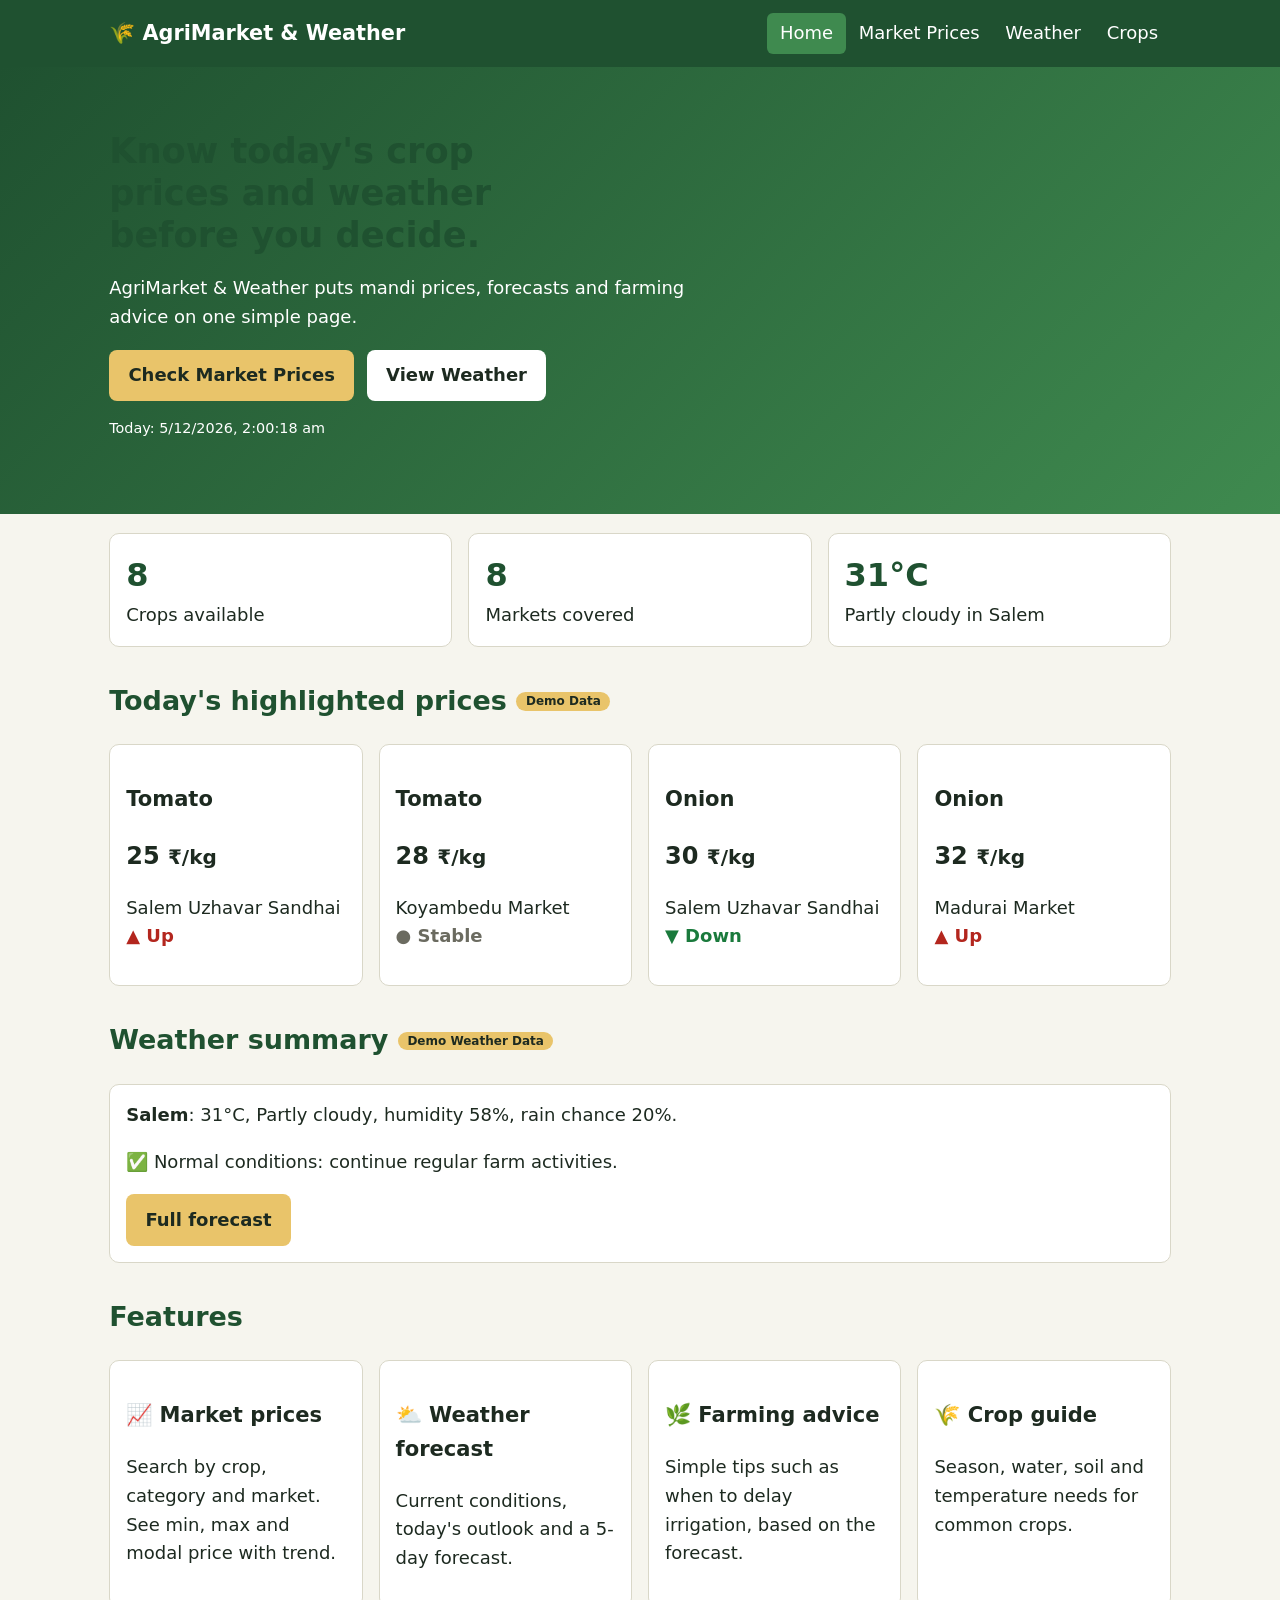
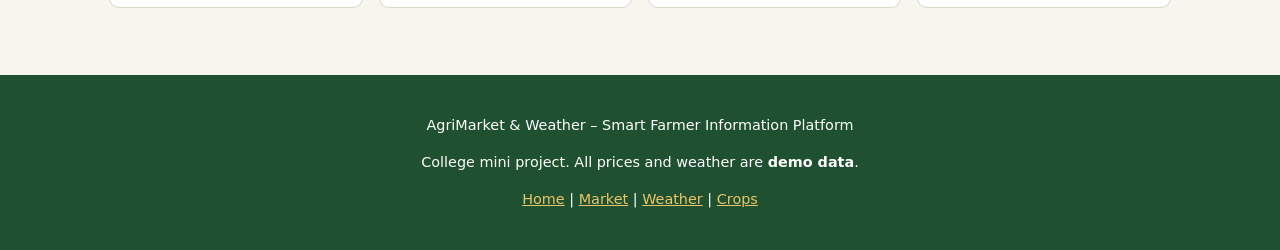
<file: index.html>
<!DOCTYPE html>
<html lang="en">
<head>
<meta charset="UTF-8">
<meta name="viewport" content="width=device-width, initial-scale=1">
<title>Home | AgriMarket &amp; Weather</title>
<link rel="stylesheet" href="style.css">
</head>
<body data-page="home">
<header id="site-header"></header>
<main>
<section class="hero">
  <div class="wrap">
    <h1>Know today&#39;s crop prices and weather before you decide.</h1>
    <p>AgriMarket &amp; Weather puts mandi prices, forecasts and farming advice on one simple page.</p>
    <div class="btns"><a class="btn" href="market.html">Check Market Prices</a> <a class="btn btn-alt" href="weather.html">View Weather</a></div>
    <p class="small" id="now"></p>
  </div>
</section>
<section class="wrap">
  <div class="grid stats">
    <div class="card"><b id="statCrops">0</b><span>Crops available</span></div>
    <div class="card"><b id="statMarkets">0</b><span>Markets covered</span></div>
    <div class="card"><b id="statTemp">--</b><span id="statCond">Current weather</span></div>
  </div>
  <h2>Today&#39;s highlighted prices <span class="tag">Demo Data</span></h2>
  <div class="grid" id="featured"></div>
  <h2>Weather summary <span class="tag">Demo Weather Data</span></h2>
  <div class="card" id="homeWeather"></div>
  <h2>Features</h2>
  <div class="grid">
    <div class="card"><h3>&#128200; Market prices</h3><p>Search by crop, category and market. See min, max and modal price with trend.</p></div>
    <div class="card"><h3>&#9925; Weather forecast</h3><p>Current conditions, today&#39;s outlook and a 5-day forecast.</p></div>
    <div class="card"><h3>&#127807; Farming advice</h3><p>Simple tips such as when to delay irrigation, based on the forecast.</p></div>
    <div class="card"><h3>&#127806; Crop guide</h3><p>Season, water, soil and temperature needs for common crops.</p></div>
  </div>
</section>
</main>
<footer id="site-footer"></footer>
<script src="script.js"></script>
</body>
</html>
</file>
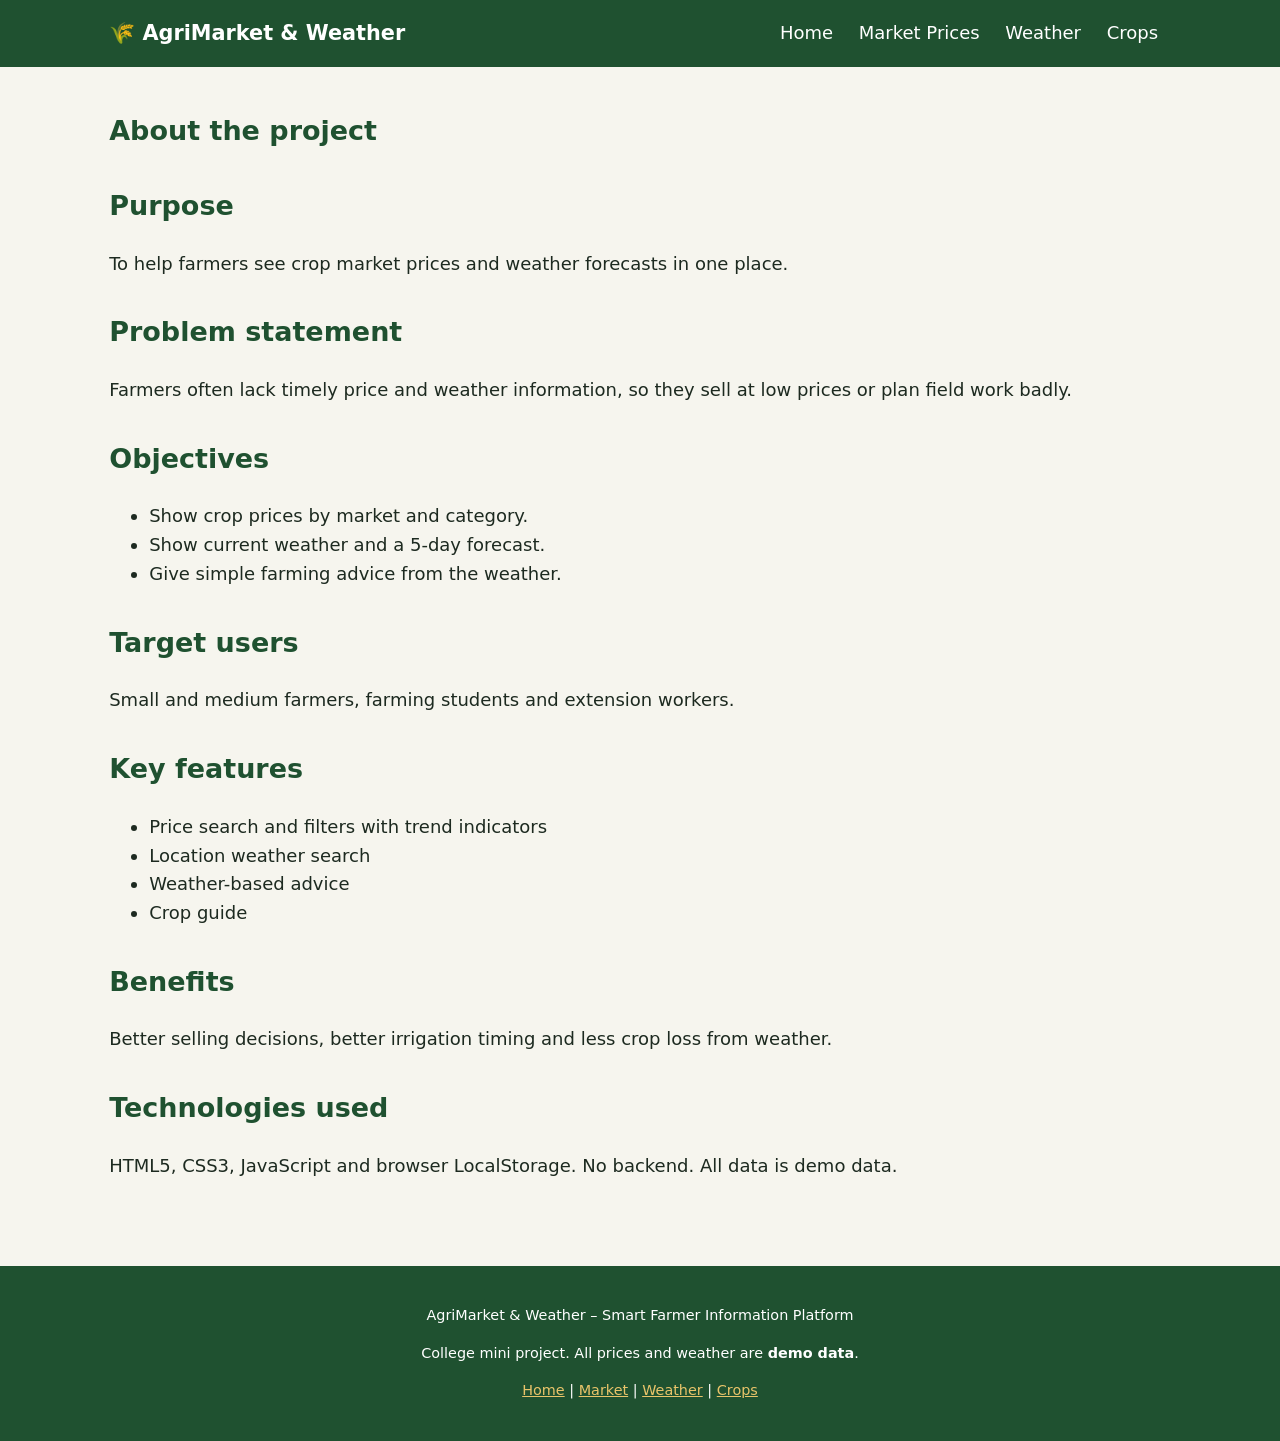
<file: about.html>
<!DOCTYPE html>
<html lang="en">
<head>
<meta charset="UTF-8">
<meta name="viewport" content="width=device-width, initial-scale=1">
<title>About | AgriMarket &amp; Weather</title>
<link rel="stylesheet" href="style.css">
</head>
<body data-page="about">
<header id="site-header"></header>
<main>
<section class="wrap about">
  <h1>About the project</h1>
  <h2>Purpose</h2><p>To help farmers see crop market prices and weather forecasts in one place.</p>
  <h2>Problem statement</h2><p>Farmers often lack timely price and weather information, so they sell at low prices or plan field work badly.</p>
  <h2>Objectives</h2><ul><li>Show crop prices by market and category.</li><li>Show current weather and a 5-day forecast.</li><li>Give simple farming advice from the weather.</li></ul>
  <h2>Target users</h2><p>Small and medium farmers, farming students and extension workers.</p>
  <h2>Key features</h2><ul><li>Price search and filters with trend indicators</li><li>Location weather search</li><li>Weather-based advice</li><li>Crop guide</li></ul>
  <h2>Benefits</h2><p>Better selling decisions, better irrigation timing and less crop loss from weather.</p>
  <h2>Technologies used</h2><p>HTML5, CSS3, JavaScript and browser LocalStorage. No backend. All data is demo data.</p>
</section>
</main>
<footer id="site-footer"></footer>
<script src="script.js"></script>
</body>
</html>
</file>
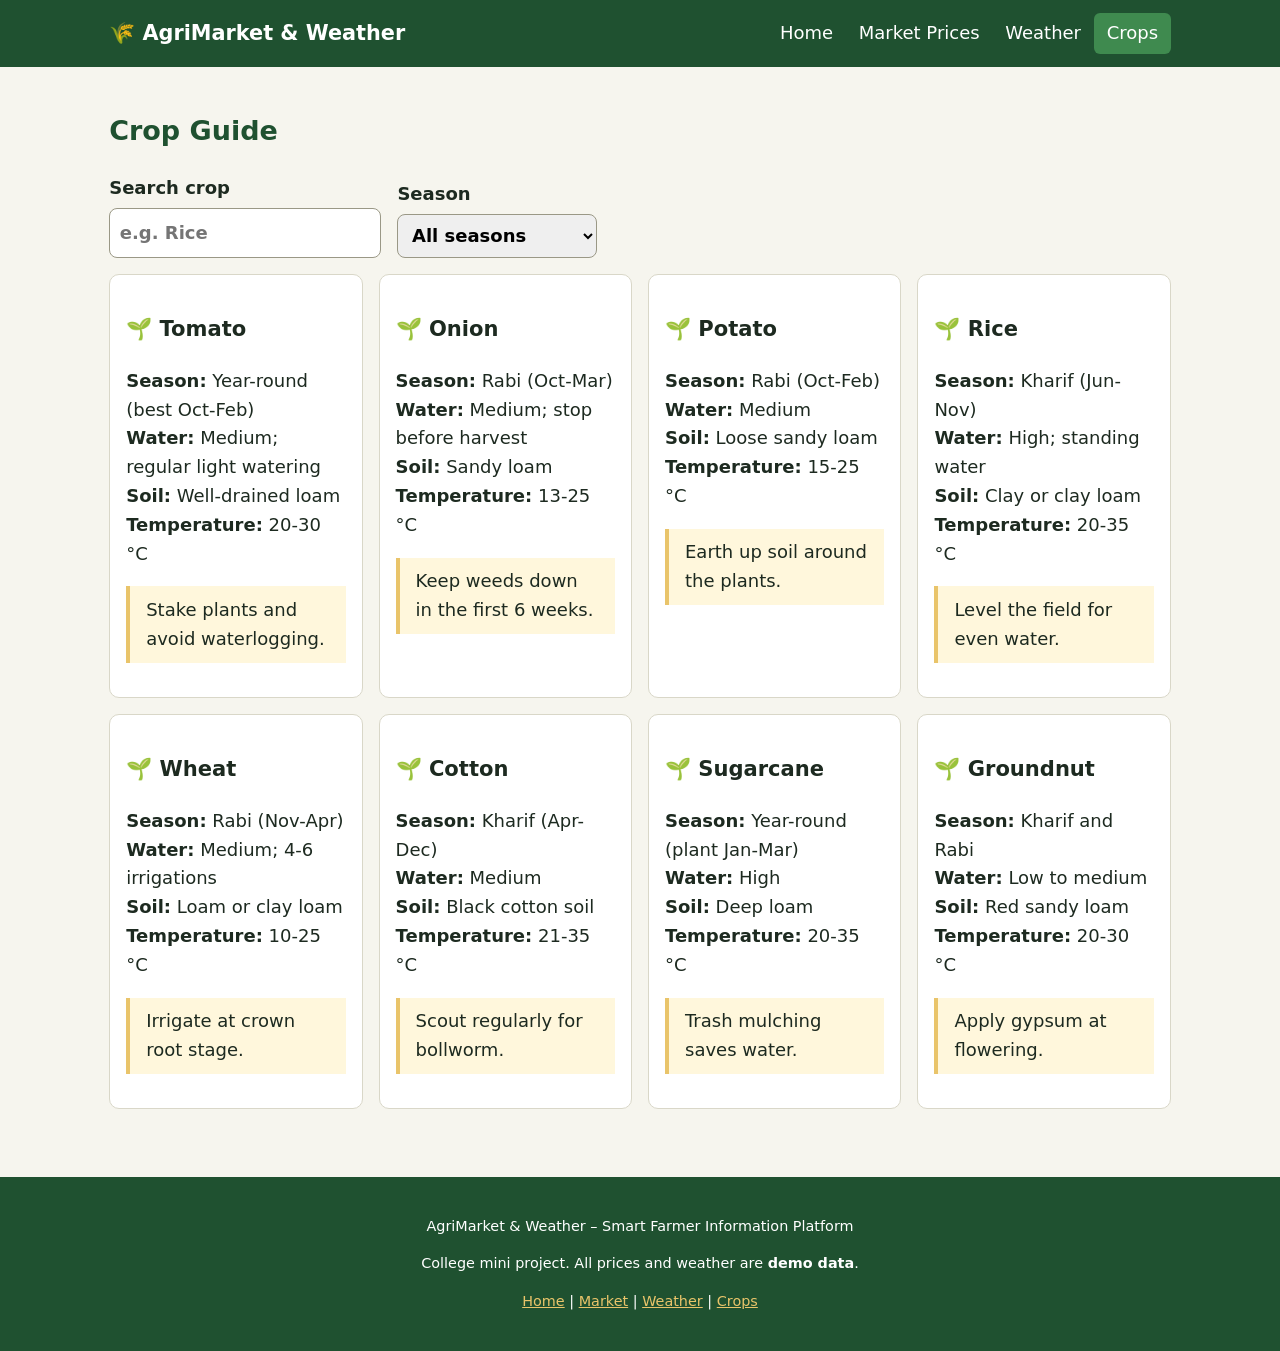
<file: crops.html>
<!DOCTYPE html>
<html lang="en">
<head>
<meta charset="UTF-8">
<meta name="viewport" content="width=device-width, initial-scale=1">
<title>Crop Guide | AgriMarket &amp; Weather</title>
<link rel="stylesheet" href="style.css">
</head>
<body data-page="crops">
<header id="site-header"></header>
<main>
<section class="wrap">
  <h1>Crop Guide</h1>
  <form class="filters" id="cForm" novalidate>
    <label>Search crop <input type="search" id="cSearch" placeholder="e.g. Rice" maxlength="30"></label>
    <label>Season <select id="cSeason"></select></label>
  </form>
  <div class="grid" id="cGrid"></div>
  <p class="empty" id="cEmpty" hidden>No data found. Please try another crop or market.</p>
</section>
</main>
<footer id="site-footer"></footer>
<script src="script.js"></script>
</body>
</html>
</file>
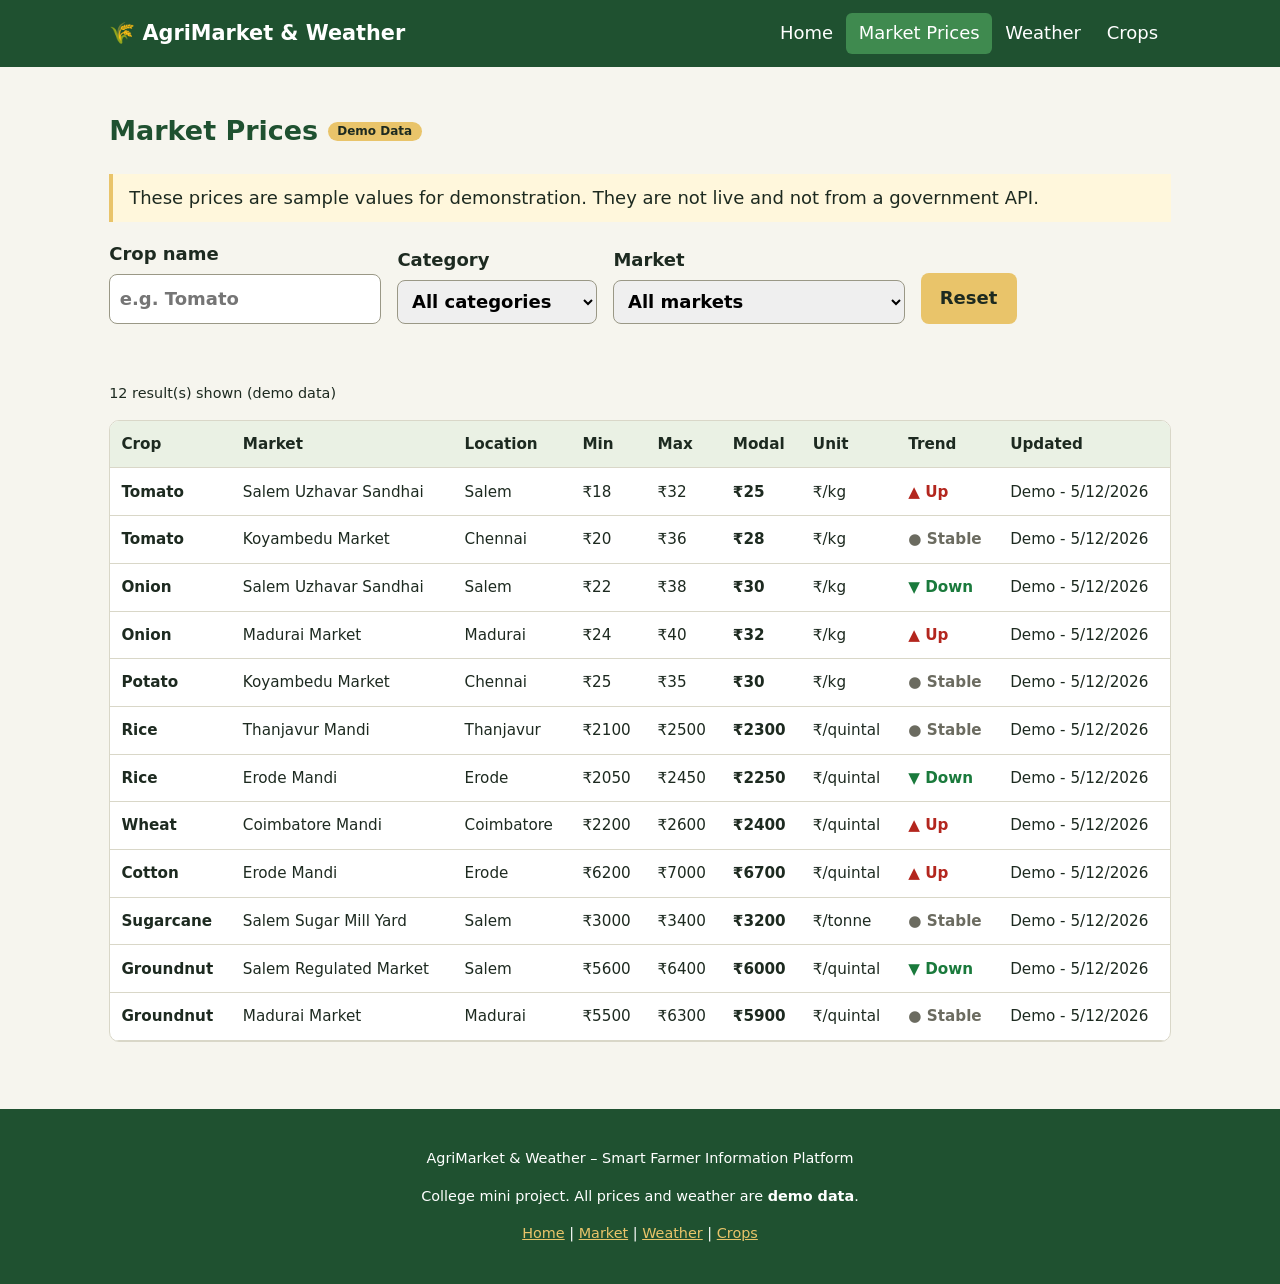
<file: market.html>
<!DOCTYPE html>
<html lang="en">
<head>
<meta charset="UTF-8">
<meta name="viewport" content="width=device-width, initial-scale=1">
<title>Market Prices | AgriMarket &amp; Weather</title>
<link rel="stylesheet" href="style.css">
</head>
<body data-page="market">
<header id="site-header"></header>
<main>
<section class="wrap">
  <h1>Market Prices <span class="tag">Demo Data</span></h1>
  <p class="note">These prices are sample values for demonstration. They are not live and not from a government API.</p>
  <form class="filters" id="marketForm" novalidate>
    <label>Crop name <input type="search" id="mSearch" placeholder="e.g. Tomato" maxlength="30"></label>
    <label>Category <select id="mCategory"></select></label>
    <label>Market <select id="mMarket"></select></label>
    <button class="btn" type="button" id="mReset">Reset</button>
  </form>
  <p class="error" id="mError" role="alert"></p>
  <p class="small" id="mCount"></p>
  <div class="table-wrap"><table>
    <thead><tr><th>Crop</th><th>Market</th><th>Location</th><th>Min</th><th>Max</th><th>Modal</th><th>Unit</th><th>Trend</th><th>Updated</th></tr></thead>
    <tbody id="mBody"></tbody>
  </table></div>
  <p class="empty" id="mEmpty" hidden>No data found. Please try another crop or market.</p>
</section>
</main>
<footer id="site-footer"></footer>
<script src="script.js"></script>
</body>
</html>
</file>
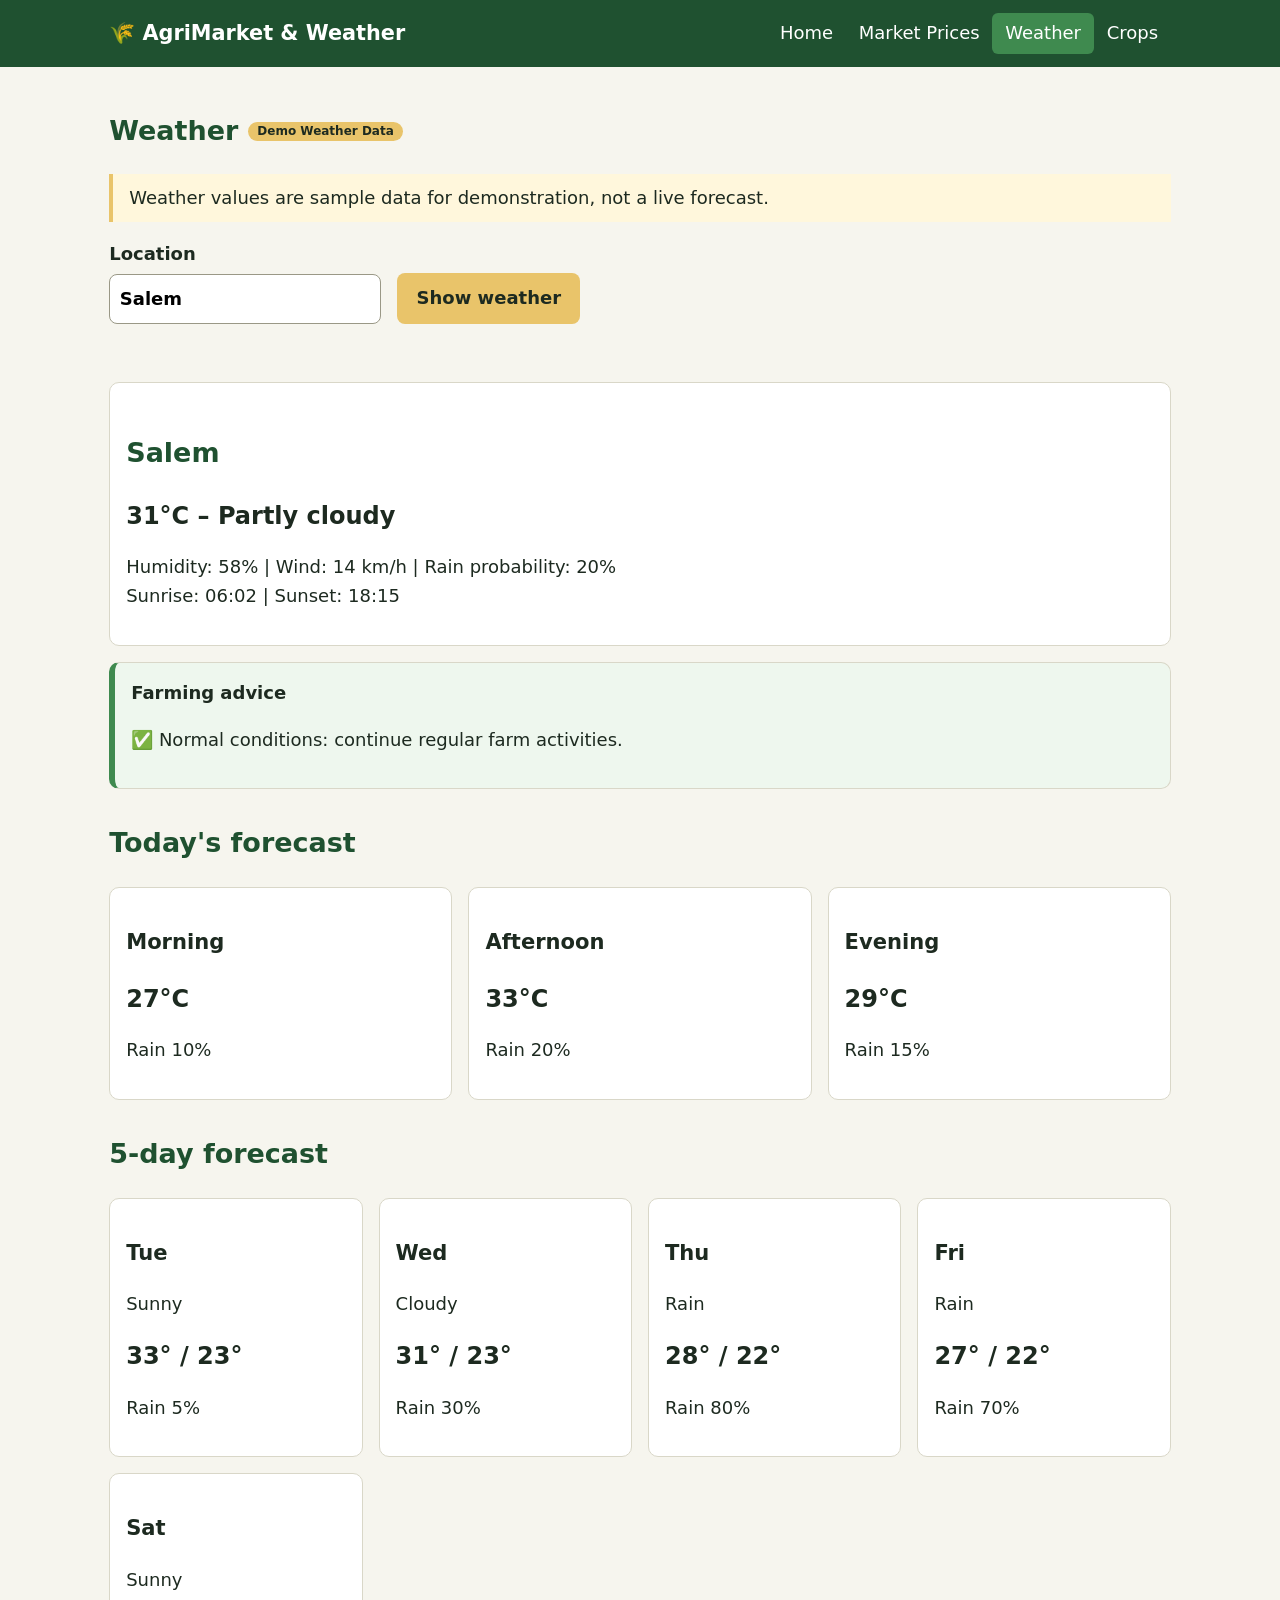
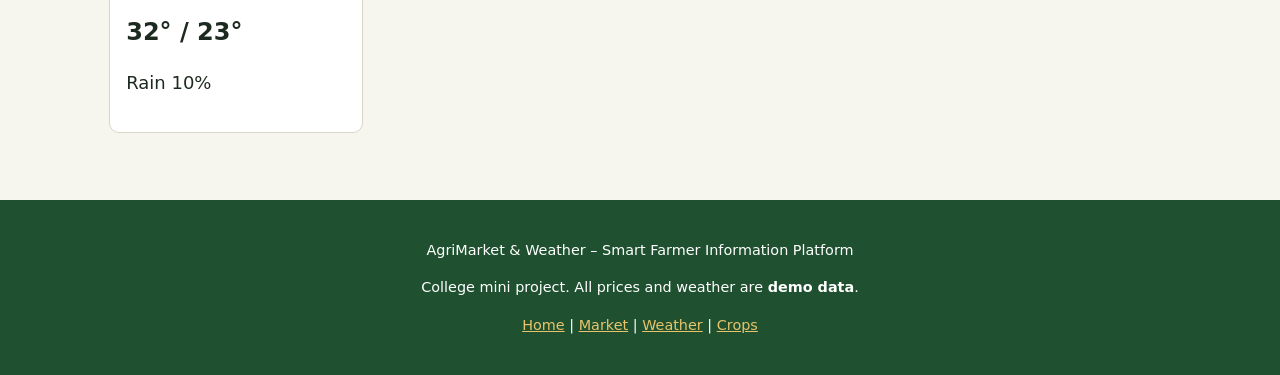
<file: weather.html>
<!DOCTYPE html>
<html lang="en">
<head>
<meta charset="UTF-8">
<meta name="viewport" content="width=device-width, initial-scale=1">
<title>Weather | AgriMarket &amp; Weather</title>
<link rel="stylesheet" href="style.css">
</head>
<body data-page="weather">
<header id="site-header"></header>
<main>
<section class="wrap">
  <h1>Weather <span class="tag">Demo Weather Data</span></h1>
  <p class="note">Weather values are sample data for demonstration, not a live forecast.</p>
  <form class="filters" id="wForm" novalidate>
    <label>Location <input type="search" id="wSearch" list="wList" placeholder="e.g. Salem" maxlength="30"></label>
    <datalist id="wList"></datalist>
    <button class="btn" type="submit">Show weather</button>
  </form>
  <p class="error" id="wError" role="alert"></p>
  <div class="card" id="wCurrent"></div>
  <div class="card advice" id="wAdvice"></div>
  <h2>Today&#39;s forecast</h2>
  <div class="grid" id="wToday"></div>
  <h2>5-day forecast</h2>
  <div class="grid" id="wDays"></div>
</section>
</main>
<footer id="site-footer"></footer>
<script src="script.js"></script>
</body>
</html>
</file>
<file: style.css>
/* ===== Theme ===== */
:root{--green:#1f5130;--leaf:#3f8a4f;--wheat:#e9c46a;--bg:#f6f5ee;--card:#fff;--ink:#1d2a20;--line:#d9d7c8;--up:#b3261e;--down:#1a7a3c}
*{box-sizing:border-box}
body{margin:0;font:18px/1.6 system-ui,Segoe UI,Arial,sans-serif;background:var(--bg);color:var(--ink)}
.wrap{max-width:1100px;margin:0 auto;padding:1.2rem}
a{color:var(--green)}
:focus-visible{outline:3px solid var(--wheat);outline-offset:2px}
/* ===== Header / nav ===== */
#site-header{background:var(--green);color:#fff}
#site-header .wrap{display:flex;flex-wrap:wrap;align-items:center;justify-content:space-between;gap:.5rem;padding:.8rem 1.2rem}
.logo{font-weight:800;font-size:1.3rem;color:#fff;text-decoration:none}
nav a{color:#fff;text-decoration:none;padding:.4rem .8rem;border-radius:6px;display:inline-block}
nav a.active,nav a:hover{background:var(--leaf)}
/* ===== Hero ===== */
.hero{background:linear-gradient(135deg,var(--green),var(--leaf));color:#fff;padding:2.5rem 0}
.hero h1{font-size:2.2rem;line-height:1.2;max-width:20ch;margin:.2rem 0 1rem}
.hero p{max-width:55ch}
/* ===== Buttons ===== */
.btn{display:inline-block;background:var(--wheat);color:#1d2a20;border:0;border-radius:8px;padding:.7rem 1.2rem;font:inherit;font-weight:700;text-decoration:none;cursor:pointer}
.btn-alt{background:#fff}
.btns{display:flex;gap:.8rem;flex-wrap:wrap;margin:1rem 0}
/* ===== Cards & grid ===== */
.grid{display:grid;grid-template-columns:repeat(auto-fit,minmax(220px,1fr));gap:1rem}
.card{background:var(--card);border:1px solid var(--line);border-radius:10px;padding:1rem}
.stats .card{display:flex;flex-direction:column}
.stats b{font-size:2rem;color:var(--green)}
h1,h2{color:var(--green)}
h2{margin-top:2rem}
.tag{font-size:.75rem;background:var(--wheat);color:#1d2a20;padding:.15rem .6rem;border-radius:99px;vertical-align:middle}
.small{font-size:.9rem}
.note{background:#fff7dc;border-left:4px solid var(--wheat);padding:.6rem 1rem}
.price{font-size:1.5rem;font-weight:800}
/* ===== Trend colours ===== */
.up{color:var(--up);font-weight:700}.down{color:var(--down);font-weight:700}.stable{color:#6b6b60;font-weight:700}
/* ===== Forms ===== */
.filters{display:flex;flex-wrap:wrap;gap:1rem;align-items:end;margin:1rem 0}
label{display:flex;flex-direction:column;font-weight:600;gap:.3rem}
input,select{font:inherit;padding:.6rem;border:1px solid #9a9886;border-radius:8px;min-width:200px}
.error{color:var(--up);font-weight:600;min-height:1.4rem}
.empty{background:#fff;border:1px dashed var(--line);padding:1.2rem;border-radius:10px;text-align:center}
.advice{background:#eef7ee;border-left:6px solid var(--leaf);margin:1rem 0}
/* ===== Table ===== */
.table-wrap{overflow-x:auto;background:#fff;border:1px solid var(--line);border-radius:10px}
table{border-collapse:collapse;width:100%;min-width:760px}
th,td{padding:.7rem;text-align:left;border-bottom:1px solid var(--line);font-size:.95rem}
th{background:#eaf1e4}
/* ===== Footer ===== */
#site-footer{background:var(--green);color:#fff;margin-top:3rem;text-align:center;padding:1.5rem 1rem;font-size:.9rem}
#site-footer a{color:var(--wheat)}
@media(max-width:600px){body{font-size:17px}.hero h1{font-size:1.7rem}input,select{min-width:100%}.filters>*{width:100%}}
</file>
